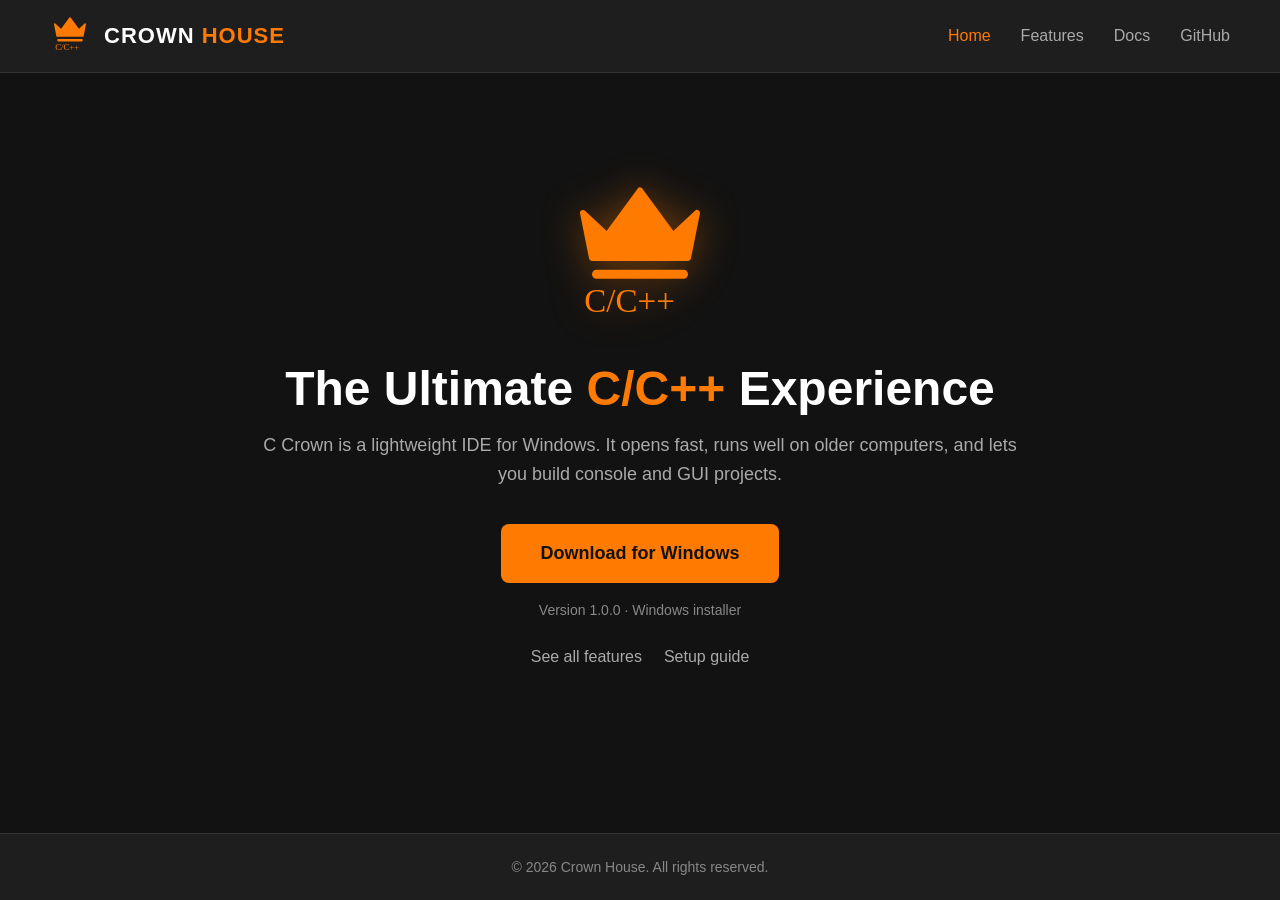
<file: index.html>
<!DOCTYPE html>
<html lang="en">
<head>
    <meta charset="UTF-8">
    <meta name="viewport" content="width=device-width, initial-scale=1.0">
    <meta name="google-site-verification" content="8bRQXaK8lDq-QBcLNGYYKML9giSBSUhMGYhzjLsw0ro" />
    <title>C Crown | A lightweight C/C++ IDE for Windows</title>
    <meta name="description" content="C Crown is a small, fast C/C++ IDE for Windows. Build console and GUI projects with built-in code completion.">
    <link rel="icon" type="image/x-icon" href="crown_final_logo_dark.ico">
    <link rel="icon" type="image/svg+xml" href="crown_final_logo.svg">
    <link rel="stylesheet" href="style.css">
</head>
<body>

    <header>
        <a href="index.html" class="logo-container">
            <img src="crown_final_logo.svg" alt="Crown logo">
            <div class="logo-text">CROWN <span>HOUSE</span></div>
        </a>
        <nav class="nav-links" aria-label="Main">
            <a href="index.html" class="active" aria-current="page">Home</a>
            <a href="features.html">Features</a>
            <a href="docs.html">Docs</a>
            <a href="https://github.com/crown-house" target="_blank" rel="noopener">GitHub</a>
        </nav>
    </header>

    <main class="hero">
        <img src="crown_final_logo.svg" alt="C Crown logo">
        <h1>The Ultimate <span>C/C++</span> Experience</h1>
        <p>C Crown is a lightweight IDE for Windows. It opens fast, runs well on older computers, and lets you build console and GUI projects.</p>

        <!-- Download the INSTALLER (not IDE.exe). Keep the file in this same folder. -->
        <a href="CCrown_Setup_1.0.0.exe" download class="btn">Download for Windows</a>
        <p class="meta">Version 1.0.0 &middot; Windows installer</p>

        <div class="links">
            <a href="features.html">See all features</a>
            <a href="docs.html">Setup guide</a>
        </div>
    </main>

    <footer>
        <p>&copy; 2026 Crown House. All rights reserved.</p>
    </footer>

</body>
</html>
</file>
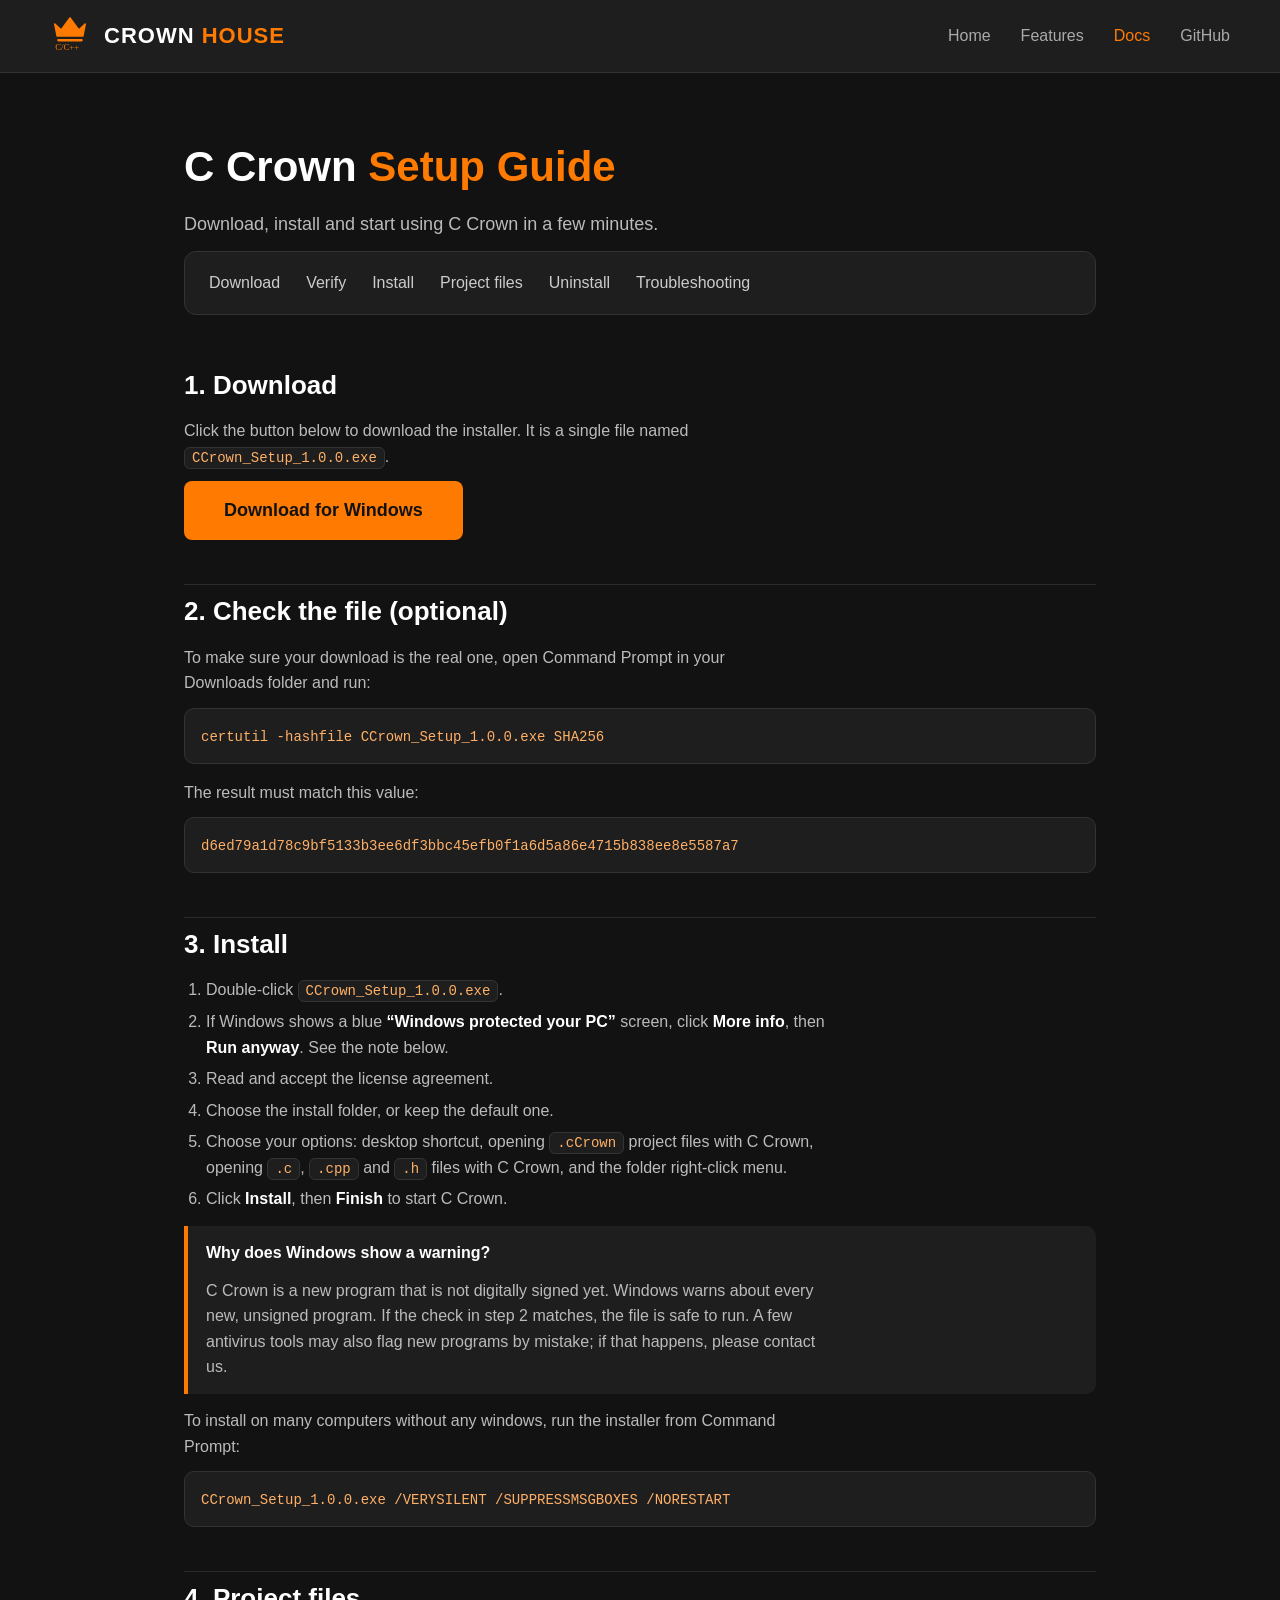
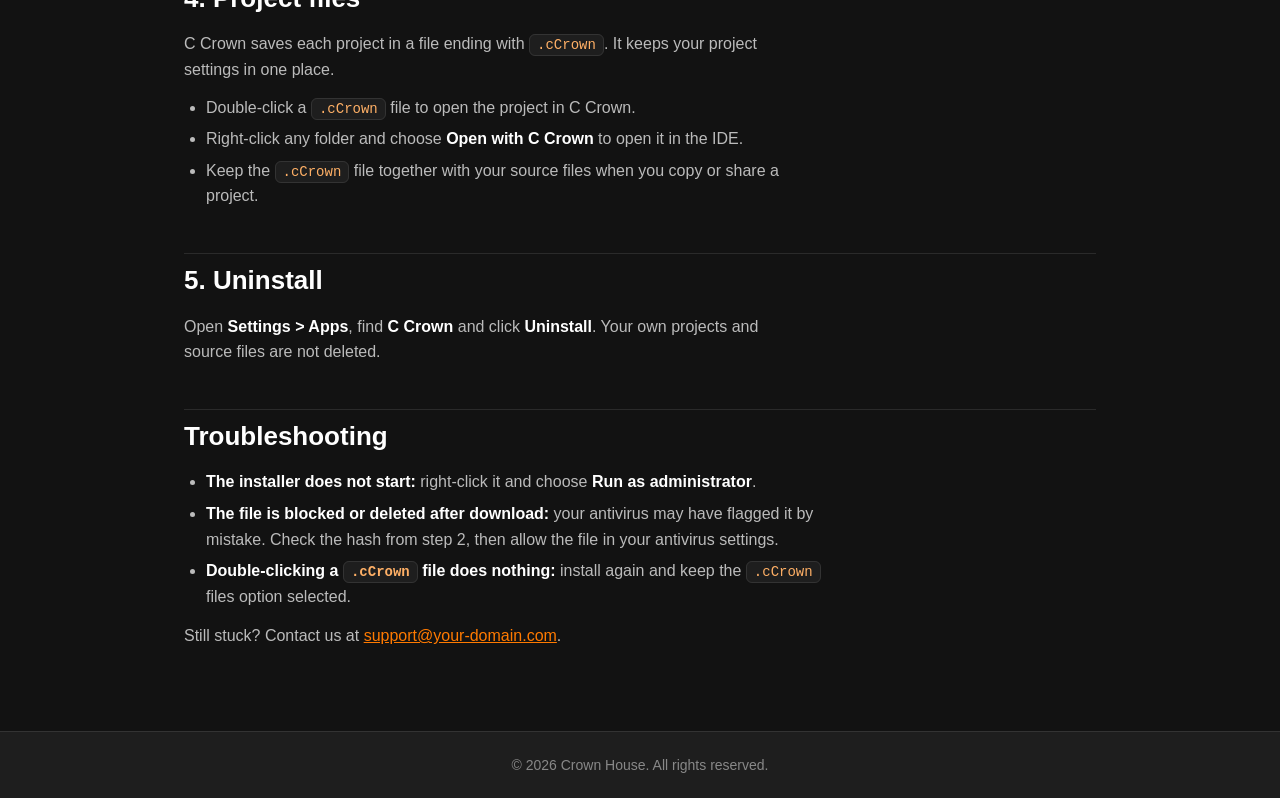
<file: docs.html>
<!DOCTYPE html>
<html lang="en">
<head>
    <meta charset="UTF-8">
    <meta name="viewport" content="width=device-width, initial-scale=1.0">
    <title>Docs | C Crown</title>
    <meta name="description" content="How to download, verify, install and uninstall C Crown, plus fixes for common warnings.">
    <link rel="icon" type="image/x-icon" href="crown_final_logo_dark.ico">
    <link rel="icon" type="image/svg+xml" href="crown_final_logo.svg">
    <link rel="stylesheet" href="style.css">
</head>
<body>

    <header>
        <a href="index.html" class="logo-container">
            <img src="crown_final_logo.svg" alt="Crown logo">
            <div class="logo-text">CROWN <span>HOUSE</span></div>
        </a>
        <nav class="nav-links" aria-label="Main">
            <a href="index.html">Home</a>
            <a href="features.html">Features</a>
            <a href="docs.html" class="active" aria-current="page">Docs</a>
            <a href="https://github.com/crown-house" target="_blank" rel="noopener">GitHub</a>
        </nav>
    </header>

    <main class="page doc">
        <h1 class="page-title">C Crown <span>Setup Guide</span></h1>
        <p class="page-sub">Download, install and start using C Crown in a few minutes.</p>

        <nav class="toc" aria-label="On this page">
            <a href="#download">Download</a>
            <a href="#verify">Verify</a>
            <a href="#install">Install</a>
            <a href="#projects">Project files</a>
            <a href="#uninstall">Uninstall</a>
            <a href="#help">Troubleshooting</a>
        </nav>

        <h2 id="download">1. Download</h2>
        <p>Click the button below to download the installer. It is a single file named <code>CCrown_Setup_1.0.0.exe</code>.</p>
        <p><a href="CCrown_Setup_1.0.0.exe" download class="btn">Download for Windows</a></p>

        <h2 id="verify">2. Check the file (optional)</h2>
        <p>To make sure your download is the real one, open Command Prompt in your Downloads folder and run:</p>
        <pre class="code"><code>certutil -hashfile CCrown_Setup_1.0.0.exe SHA256</code></pre>
        <p>The result must match this value:</p>
        <pre class="code"><code class="hash">d6ed79a1d78c9bf5133b3ee6df3bbc45efb0f1a6d5a86e4715b838ee8e5587a7</code></pre>

        <h2 id="install">3. Install</h2>
        <ol>
            <li>Double-click <code>CCrown_Setup_1.0.0.exe</code>.</li>
            <li>If Windows shows a blue <strong>&ldquo;Windows protected your PC&rdquo;</strong> screen, click <strong>More info</strong>, then <strong>Run anyway</strong>. See the note below.</li>
            <li>Read and accept the license agreement.</li>
            <li>Choose the install folder, or keep the default one.</li>
            <li>Choose your options: desktop shortcut, opening <code>.cCrown</code> project files with C Crown, opening <code>.c</code>, <code>.cpp</code> and <code>.h</code> files with C Crown, and the folder right-click menu.</li>
            <li>Click <strong>Install</strong>, then <strong>Finish</strong> to start C Crown.</li>
        </ol>
        <div class="note">
            <p><strong>Why does Windows show a warning?</strong></p>
            <p>C Crown is a new program that is not digitally signed yet. Windows warns about every new, unsigned program. If the check in step 2 matches, the file is safe to run. A few antivirus tools may also flag new programs by mistake; if that happens, please contact us.</p>
        </div>
        <p>To install on many computers without any windows, run the installer from Command Prompt:</p>
        <pre class="code"><code>CCrown_Setup_1.0.0.exe /VERYSILENT /SUPPRESSMSGBOXES /NORESTART</code></pre>

        <h2 id="projects">4. Project files</h2>
        <p>C Crown saves each project in a file ending with <code>.cCrown</code>. It keeps your project settings in one place.</p>
        <ul>
            <li>Double-click a <code>.cCrown</code> file to open the project in C Crown.</li>
            <li>Right-click any folder and choose <strong>Open with C Crown</strong> to open it in the IDE.</li>
            <li>Keep the <code>.cCrown</code> file together with your source files when you copy or share a project.</li>
        </ul>

        <h2 id="uninstall">5. Uninstall</h2>
        <p>Open <strong>Settings &gt; Apps</strong>, find <strong>C Crown</strong> and click <strong>Uninstall</strong>. Your own projects and source files are not deleted.</p>

        <h2 id="help">Troubleshooting</h2>
        <ul>
            <li><strong>The installer does not start:</strong> right-click it and choose <strong>Run as administrator</strong>.</li>
            <li><strong>The file is blocked or deleted after download:</strong> your antivirus may have flagged it by mistake. Check the hash from step 2, then allow the file in your antivirus settings.</li>
            <li><strong>Double-clicking a <code>.cCrown</code> file does nothing:</strong> install again and keep the <code>.cCrown</code> files option selected.</li>
        </ul>
        <p>Still stuck? Contact us at <a href="mailto:support@your-domain.com">support@your-domain.com</a>.</p>
    </main>

    <footer>
        <p>&copy; 2026 Crown House. All rights reserved.</p>
    </footer>

</body>
</html>
</file>
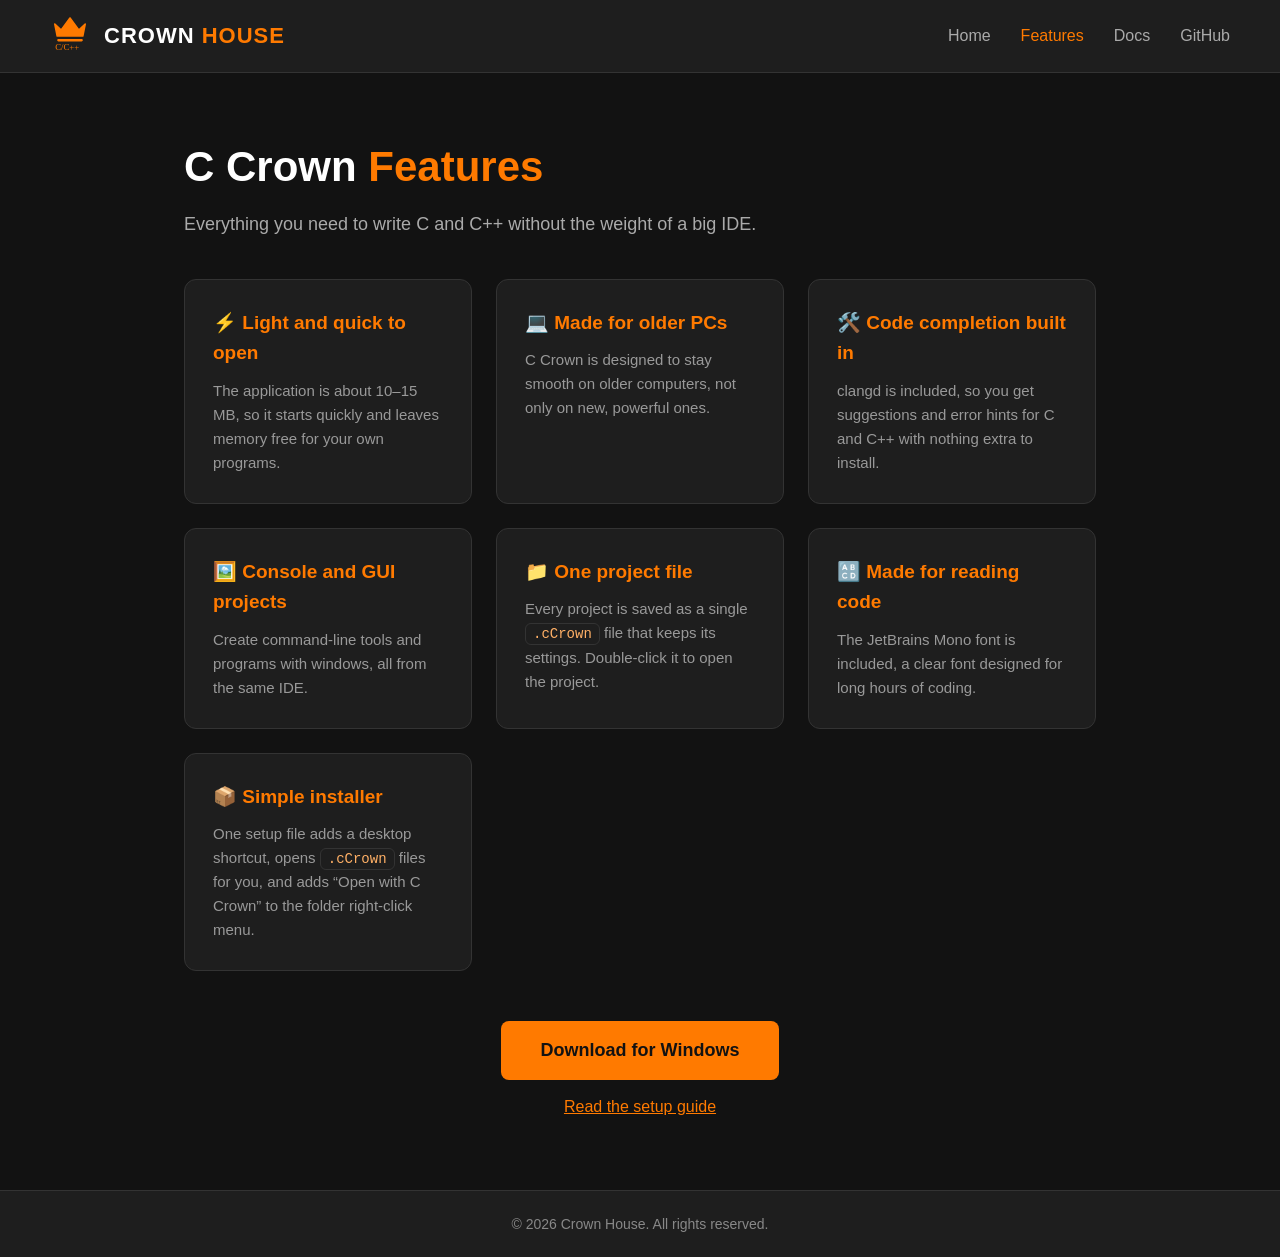
<file: features.html>
<!DOCTYPE html>
<html lang="en">
<head>
    <meta charset="UTF-8">
    <meta name="viewport" content="width=device-width, initial-scale=1.0">
    <title>Features | C Crown</title>
    <meta name="description" content="What C Crown offers: a small download, console and GUI projects, built-in code completion and more.">
    <link rel="icon" type="image/x-icon" href="crown_final_logo_dark.ico">
    <link rel="icon" type="image/svg+xml" href="crown_final_logo.svg">
    <link rel="stylesheet" href="style.css">
</head>
<body>

    <header>
        <a href="index.html" class="logo-container">
            <img src="crown_final_logo.svg" alt="Crown logo">
            <div class="logo-text">CROWN <span>HOUSE</span></div>
        </a>
        <nav class="nav-links" aria-label="Main">
            <a href="index.html">Home</a>
            <a href="features.html" class="active" aria-current="page">Features</a>
            <a href="docs.html">Docs</a>
            <a href="https://github.com/crown-house" target="_blank" rel="noopener">GitHub</a>
        </nav>
    </header>

    <main class="page">
        <h1 class="page-title">C Crown <span>Features</span></h1>
        <p class="page-sub">Everything you need to write C and C++ without the weight of a big IDE.</p>

        <section class="features">
            <div class="feature-card">
                <h3>&#9889; Light and quick to open</h3>
                <p>The application is about 10&ndash;15 MB, so it starts quickly and leaves memory free for your own programs.</p>
            </div>
            <div class="feature-card">
                <h3>&#128187; Made for older PCs</h3>
                <p>C Crown is designed to stay smooth on older computers, not only on new, powerful ones.</p>
            </div>
            <div class="feature-card">
                <h3>&#128736;&#65039; Code completion built in</h3>
                <p>clangd is included, so you get suggestions and error hints for C and C++ with nothing extra to install.</p>
            </div>
            <div class="feature-card">
                <h3>&#128444;&#65039; Console and GUI projects</h3>
                <p>Create command-line tools and programs with windows, all from the same IDE.</p>
            </div>
            <div class="feature-card">
                <h3>&#128193; One project file</h3>
                <p>Every project is saved as a single <code>.cCrown</code> file that keeps its settings. Double-click it to open the project.</p>
            </div>
            <div class="feature-card">
                <h3>&#128288; Made for reading code</h3>
                <p>The JetBrains Mono font is included, a clear font designed for long hours of coding.</p>
            </div>
            <div class="feature-card">
                <h3>&#128230; Simple installer</h3>
                <p>One setup file adds a desktop shortcut, opens <code>.cCrown</code> files for you, and adds &ldquo;Open with C Crown&rdquo; to the folder right-click menu.</p>
            </div>
        </section>

        <div class="cta">
            <a href="CCrown_Setup_1.0.0.exe" download class="btn">Download for Windows</a>
            <p style="margin-top:14px"><a href="docs.html">Read the setup guide</a></p>
        </div>
    </main>

    <footer>
        <p>&copy; 2026 Crown House. All rights reserved.</p>
    </footer>

</body>
</html>
</file>
<file: style.css>
/* C Crown website - shared styles (dark + orange theme) */
*{margin:0;padding:0;box-sizing:border-box;font-family:'Segoe UI',Tahoma,Geneva,Verdana,sans-serif}
html{scroll-behavior:smooth;scroll-padding-top:90px}
body{background:#121212;color:#fff;display:flex;flex-direction:column;align-items:center;min-height:100vh;overflow-x:hidden;line-height:1.6}
a{color:#FF7A00}
a:focus-visible,.btn:focus-visible{outline:3px solid #FF7A00;outline-offset:3px;border-radius:6px}

/* Navbar */
header{width:100%;padding:16px 50px;display:flex;justify-content:space-between;align-items:center;flex-wrap:wrap;gap:12px;
  background:#1e1e1e;border-bottom:1px solid #333;position:sticky;top:0;z-index:100}
.logo-container{display:flex;align-items:center;gap:14px;text-decoration:none}
.logo-container img{width:40px;height:auto}
.logo-text{font-size:22px;font-weight:bold;letter-spacing:1px;color:#fff}
.logo-text span{color:#FF7A00}
.nav-links{display:flex;gap:30px;align-items:center}
.nav-links a{color:#aaa;text-decoration:none;font-size:16px;font-weight:500;transition:color .3s}
.nav-links a:hover,.nav-links a.active{color:#FF7A00}

/* Buttons */
.btn{background:#FF7A00;color:#121212;padding:15px 40px;font-size:18px;font-weight:bold;border:none;border-radius:8px;
  cursor:pointer;transition:.3s;text-decoration:none;display:inline-block}
.btn:hover{background:#e66e00;transform:translateY(-3px);box-shadow:0 10px 20px rgba(255,122,0,.2)}
.btn.ghost{background:transparent;color:#FF7A00;border:2px solid #FF7A00;padding:13px 32px}
.btn.ghost:hover{background:rgba(255,122,0,.1);box-shadow:none}

/* Home hero */
.hero{text-align:center;margin:90px 0 80px;padding:20px;max-width:800px}
.hero img{width:150px;margin-bottom:20px;filter:drop-shadow(0 0 20px rgba(255,122,0,.4))}
.hero h1{font-size:clamp(34px,6vw,48px);margin-bottom:15px;font-weight:800;line-height:1.15}
.hero h1 span,.page-title span{color:#FF7A00}
.hero p{font-size:18px;color:#aaa;margin-bottom:36px}
.hero .meta{font-size:14px;color:#888;margin:16px 0 0}
.hero .links{margin-top:22px;display:flex;gap:22px;justify-content:center;flex-wrap:wrap}
.hero .links a{color:#aaa;text-decoration:none;font-weight:500}
.hero .links a:hover{color:#FF7A00}

/* Inner pages */
.page{width:100%;max-width:960px;padding:60px 24px 70px}
.page-title{font-size:clamp(32px,5vw,42px);font-weight:800;margin-bottom:10px}
.page-sub{color:#aaa;font-size:18px;margin-bottom:40px;max-width:60ch}

/* Features page */
.features{display:grid;grid-template-columns:repeat(auto-fit,minmax(260px,1fr));gap:24px}
.feature-card{background:#1e1e1e;padding:28px;border-radius:12px;border:1px solid #333;transition:.3s}
.feature-card:hover{border-color:#FF7A00;transform:translateY(-5px)}
.feature-card h3{color:#FF7A00;margin-bottom:10px;font-size:19px}
.feature-card p{color:#999;font-size:15px}
.cta{margin-top:50px;text-align:center}

/* Docs page */
.toc{background:#1e1e1e;border:1px solid #333;border-radius:12px;padding:18px 24px;margin-bottom:12px;display:flex;flex-wrap:wrap;gap:8px 26px}
.toc a{text-decoration:none;color:#ccc}
.toc a:hover{color:#FF7A00}
.doc h2{font-size:26px;margin:44px 0 12px;padding-top:6px;border-top:1px solid #2a2a2a}
.doc h2:first-of-type{border-top:none}
.doc p,.doc li{color:#bbb;max-width:70ch}
.doc p{margin-bottom:12px}
.doc ol,.doc ul{margin:8px 0 14px 22px}
.doc li{margin-bottom:6px}
.doc strong{color:#fff}
code{font-family:"JetBrains Mono",Consolas,"Courier New",monospace;font-size:14px;background:#1e1e1e;border:1px solid #333;border-radius:6px;padding:2px 7px;color:#ffb066}
pre.code{background:#1e1e1e;border:1px solid #333;border-radius:10px;padding:14px 16px;overflow-x:auto;margin:10px 0 16px}
pre.code code{background:none;border:none;padding:0}
.note{background:#1e1e1e;border-left:4px solid #FF7A00;border-radius:0 10px 10px 0;padding:14px 18px;margin:14px 0}
.note p:last-child{margin-bottom:0}
.hash{word-break:break-all}

/* Footer */
footer{width:100%;text-align:center;padding:22px;background:#1e1e1e;color:#888;margin-top:auto;border-top:1px solid #333;font-size:14px}
footer a{color:#aaa}

@media (max-width:640px){
  header{padding:14px 18px}
  .nav-links{gap:18px}
  .hero{margin-top:50px}
}
@media (prefers-reduced-motion:reduce){
  html{scroll-behavior:auto}
  *{transition:none!important}
}
</file>
